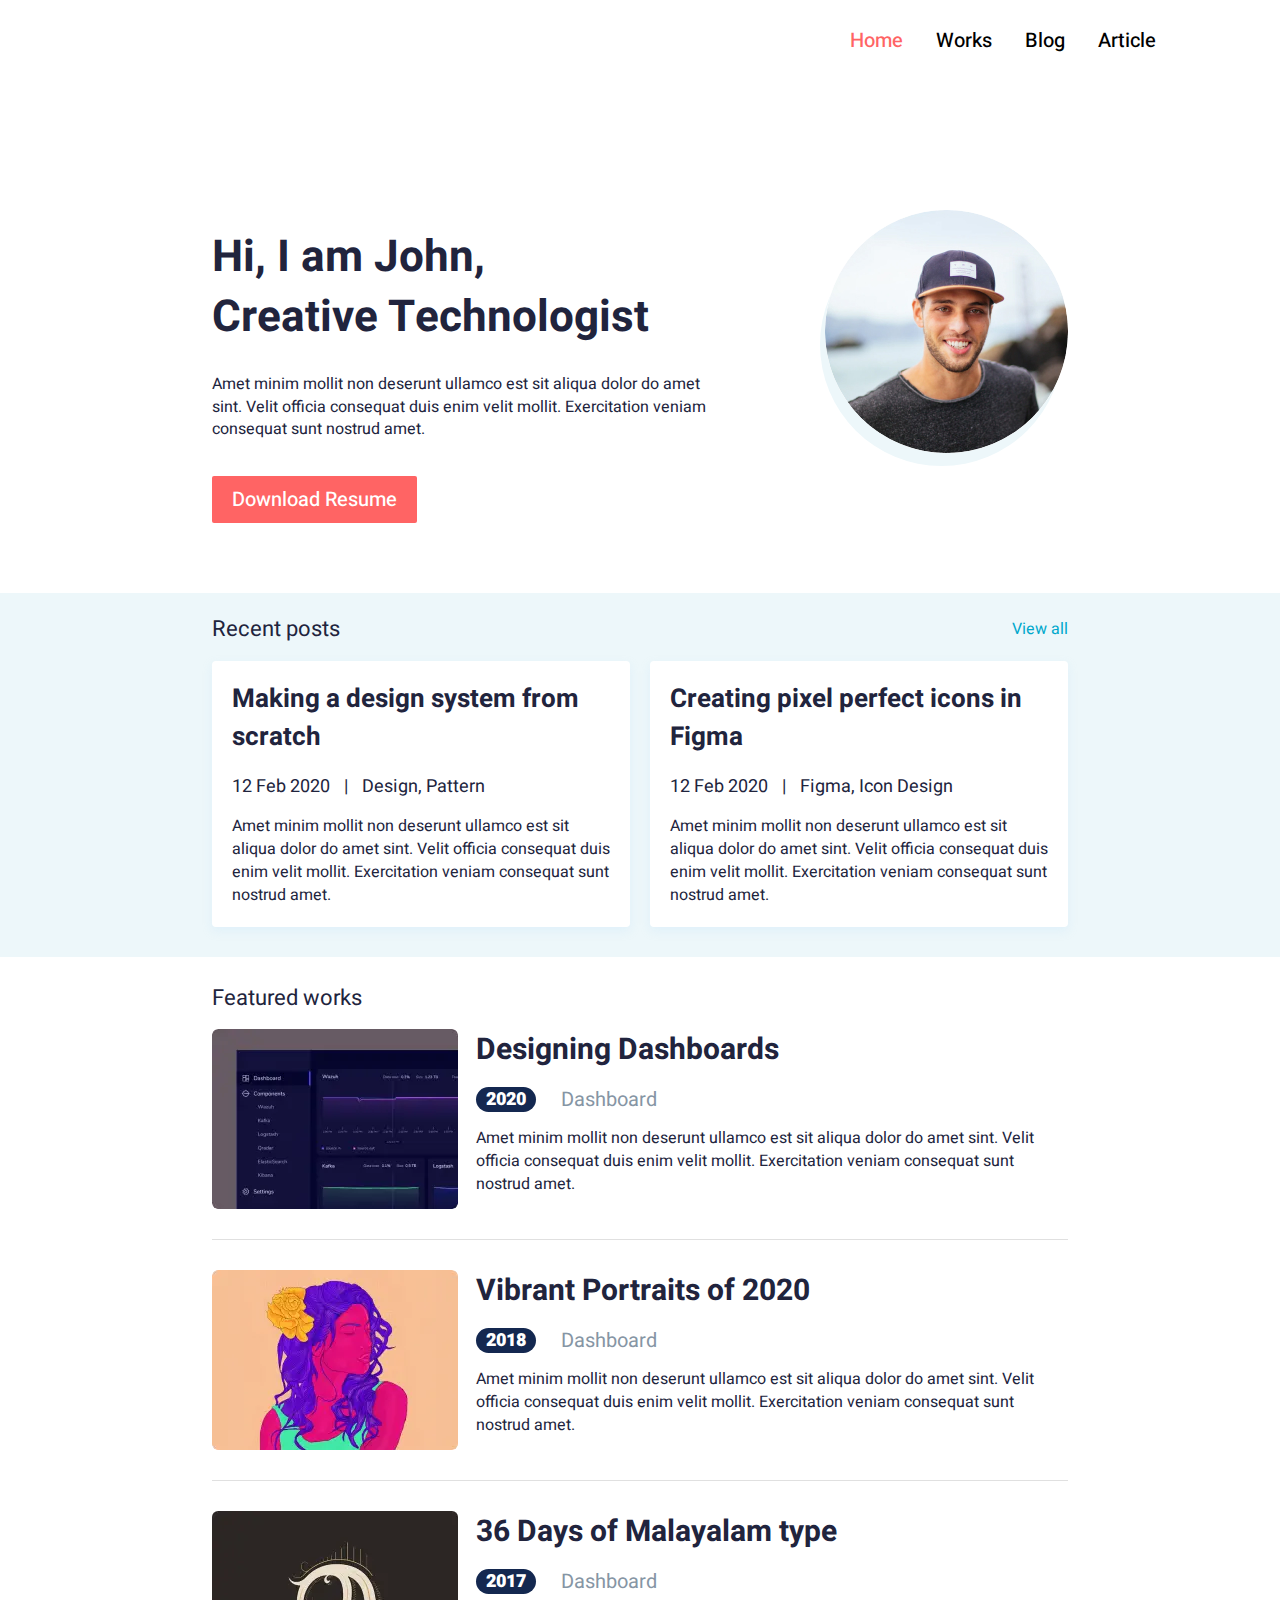
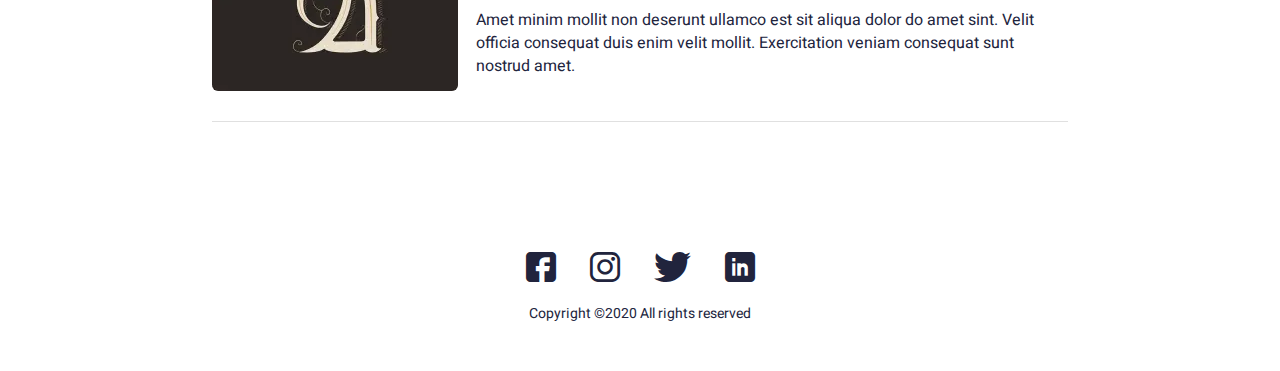
<file: index.html>
<!DOCTYPE html>
<html lang="ru">

<head>
	<title>MyHomePage</title>
	<meta charset="UTF-8">
	<meta name="format-detection" content="telephone=no">
	<link rel="stylesheet" href="css/style.css">
	<link rel="shortcut icon" href="favicon.ico">
	<!-- <meta name="robots" content="noindex, nofollow"> -->
	<!-- <meta name="viewport" content="width=device-width, initial-scale=1.0, maximum-scale=1.0, user-scalable=0"> -->
	<meta name="viewport" content="width=device-width, initial-scale=1.0">
</head>

<body>
	<div class="wrapper">
		<header class="header">
			<div class="header__content">
				<div class="header__menu menu">
					<div class="menu__icon icon-menu">
						<span></span>
						<span></span>
						<span></span>
					</div>
					<nav class="menu__body">
						<ul class="menu__list">
							<li><a href="/index.html" class="menu__link _active">Home</a></li>
							<li><a href="/works.html" class="menu__link ">Works</a></li>
							<li><a href="/blog.html" class="menu__link ">Blog</a></li>
							<li><a href="/article.html" class="menu__link ">Article</a></li>
						</ul>
					</nav>
				</div>
			</div>
		</header>
		<main class="page">
			<section class="hello">
				<div class="hello__container _container">
					<div class="hello__content">
						<h1 class="hello__title title">Hi, I am John,<br>Creative Technologist</h1>
						<div class="hello__text text">
							Amet minim mollit non deserunt ullamco est sit aliqua dolor do amet sint. Velit officia consequat
							duis enim velit mollit. Exercitation veniam consequat sunt nostrud amet.
						</div>
						<a href="" class="hello__btn btn">Download Resume</a>
					</div>
					<img class="hello__avatar" src="img/Avatar1.jpg" alt="">
				</div>
			</section>
			<section class="recent-posts">
				<div class="recent-posts__container _container">
					<div class="recent-posts__header">
						<div class="recent-posts__title title-posts">Recent posts</div>
						<a href="" class="recent-posts__view-all">View all</a>
					</div>
					<div class="recent-posts__items">
						<div class="recent-posts__column">
							<article class="recent-posts__item recent-post">
								<a href="" class="recent-post__title">Making a design system from scratch</a>
								<div class="recent-post__info">12 Feb 2020 <span>|</span> Design, Pattern</div>
								<div class="recent-post__text text">
									Amet minim mollit non deserunt ullamco est sit aliqua dolor do amet sint. Velit officia
									consequat duis enim velit mollit. Exercitation veniam consequat sunt nostrud amet.
								</div>
							</article>
						</div>
						<div class="recent-posts__column">
							<article class="recent-posts__item recent-post">
								<a href="" class="recent-post__title">Creating pixel perfect icons in Figma</a>
								<div class="recent-post__info">12 Feb 2020 <span>|</span> Figma, Icon Design</div>
								<div class="recent-post__text text">
									Amet minim mollit non deserunt ullamco est sit aliqua dolor do amet sint. Velit officia
									consequat duis enim velit mollit. Exercitation veniam consequat sunt nostrud amet.
								</div>
							</article>
						</div>
					</div>
				</div>
			</section>
			<section class="featured-works">
				<div class="featured-works__container _container">
					<div class="featured-works__title title-posts">Featured works</div>
					<div class="featured-works__items works">
						<article class="works__item">
							<a href="" class="works__image _ibg">
								<picture>
									<source srcset="img/works/01.webp" type="image/webp"><img src="img/works/01.jpg"
										alt="Work #1">
								</picture>
							</a>
							<div class="works__body">
								<a href="" class="works__title">Designing Dashboards</a>
								<div class="works__info">
									<div class="works__year">2020</div>
									<div class="works__category">Dashboard</div>
								</div>
								<div class="works__text text">
									Amet minim mollit non deserunt ullamco est sit aliqua dolor do amet sint. Velit officia
									consequat duis enim velit mollit. Exercitation veniam consequat sunt nostrud amet.
								</div>
							</div>
						</article>
						<article class="works__item">
							<a href="" class="works__image _ibg">
								<picture>
									<source srcset="img/works/02.webp" type="image/webp"><img src="img/works/02.jpg"
										alt="Work #1">
								</picture>
							</a>
							<div class="works__body">
								<a href="" class="works__title">Vibrant Portraits of 2020</a>
								<div class="works__info">
									<div class="works__year">2018</div>
									<div class="works__category">Dashboard</div>
								</div>
								<div class="works__text text">
									Amet minim mollit non deserunt ullamco est sit aliqua dolor do amet sint. Velit officia
									consequat duis enim velit mollit. Exercitation veniam consequat sunt nostrud amet.
								</div>
							</div>
						</article>
						<article class="works__item">
							<a href="" class="works__image _ibg">
								<picture>
									<source srcset="img/works/03.webp" type="image/webp"><img src="img/works/03.jpg"
										alt="Work #1">
								</picture>
							</a>
							<div class="works__body">
								<a href="" class="works__title">36 Days of Malayalam type</a>
								<div class="works__info">
									<div class="works__year">2017</div>
									<div class="works__category">Dashboard</div>
								</div>
								<div class="works__text text">
									Amet minim mollit non deserunt ullamco est sit aliqua dolor do amet sint. Velit officia
									consequat duis enim velit mollit. Exercitation veniam consequat sunt nostrud amet.
								</div>
							</div>
						</article>
					</div>
				</div>
			</section>
		</main>
		<footer class="footer">
			<div class="footer__content _container">
				<div class="footer__social social">
					<a href="" class="social__item _icon-fb"></a>
					<a href="" class="social__item _icon-insta"></a>
					<a href="" class="social__item _icon-twitter"></a>
					<a href="" class="social__item _icon-linkedin"></a>
				</div>
				<div class="footer__copy">Copyright ©2020 All rights reserved</div>
			</div>
		</footer>
	</div>
	<script src="js/vendors.min.js"></script>
	<script src="js/app.min.js"></script>
</body>

</html>
</file>
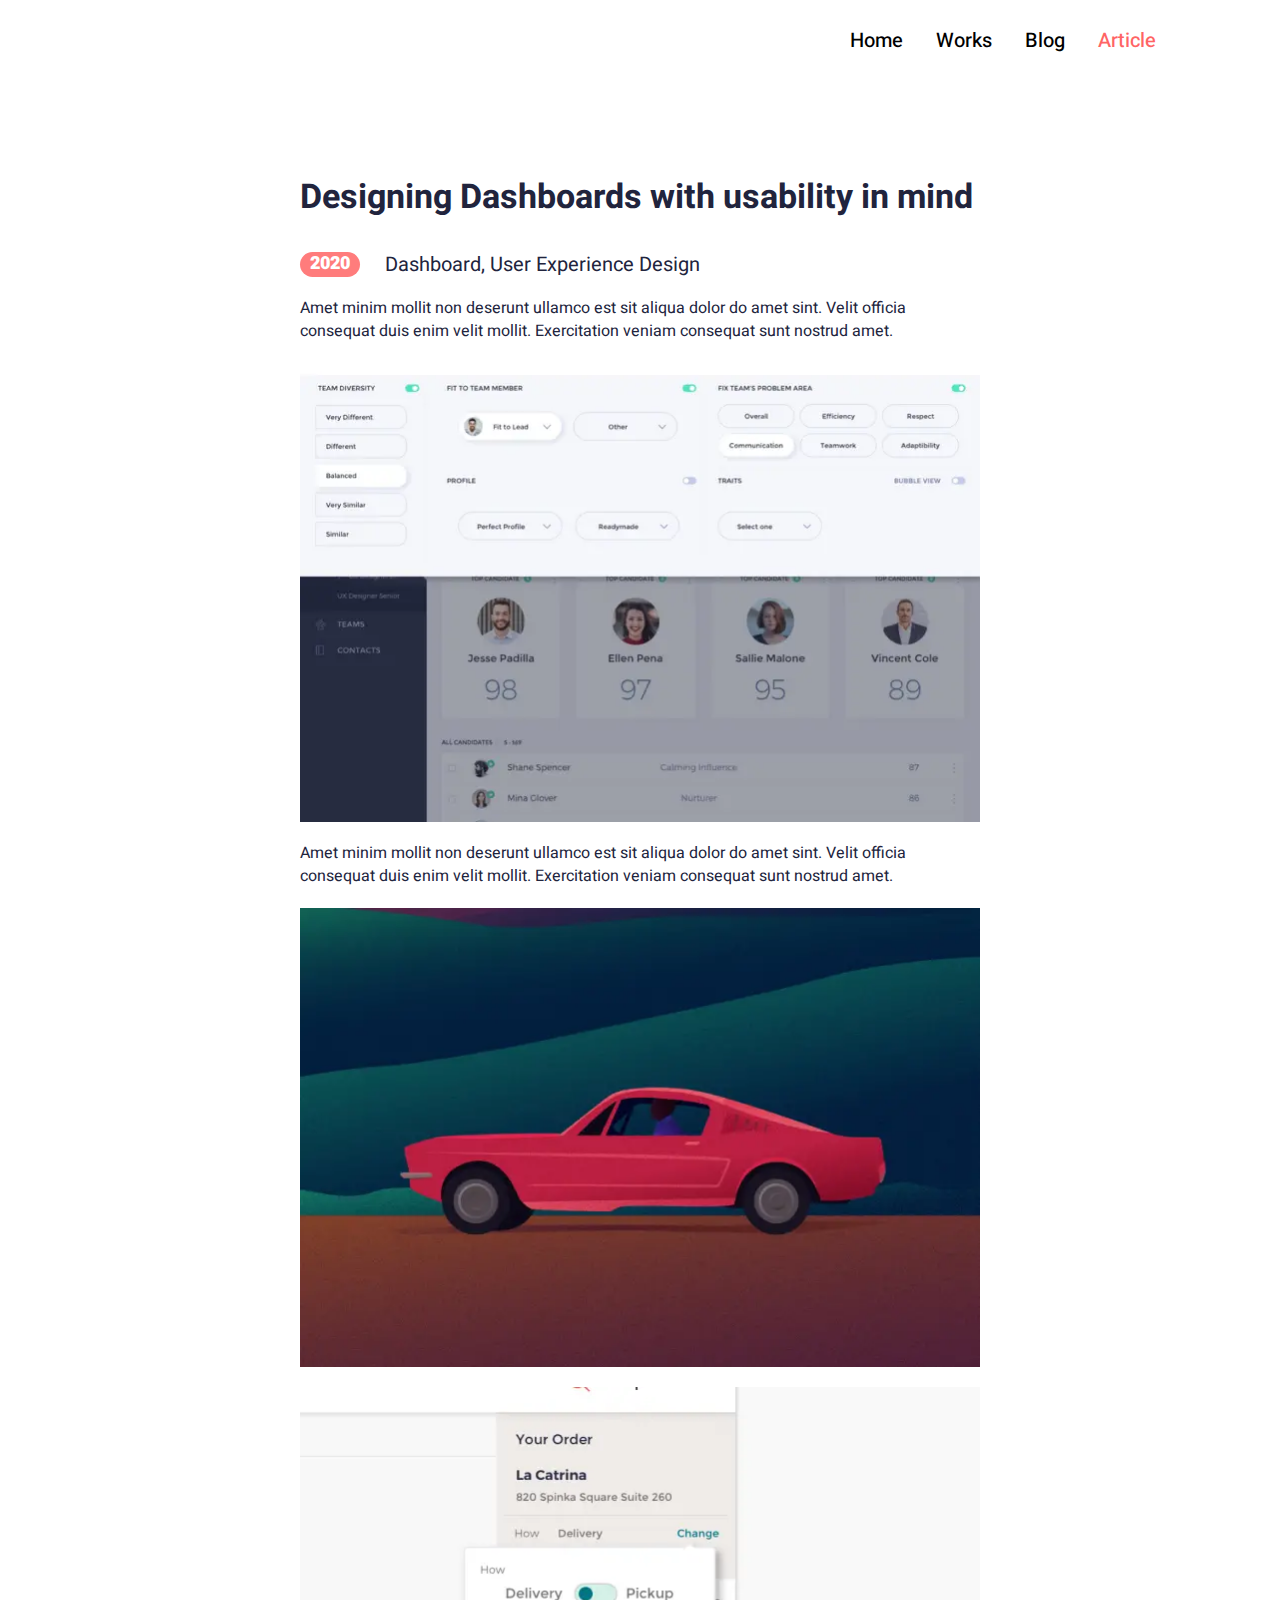
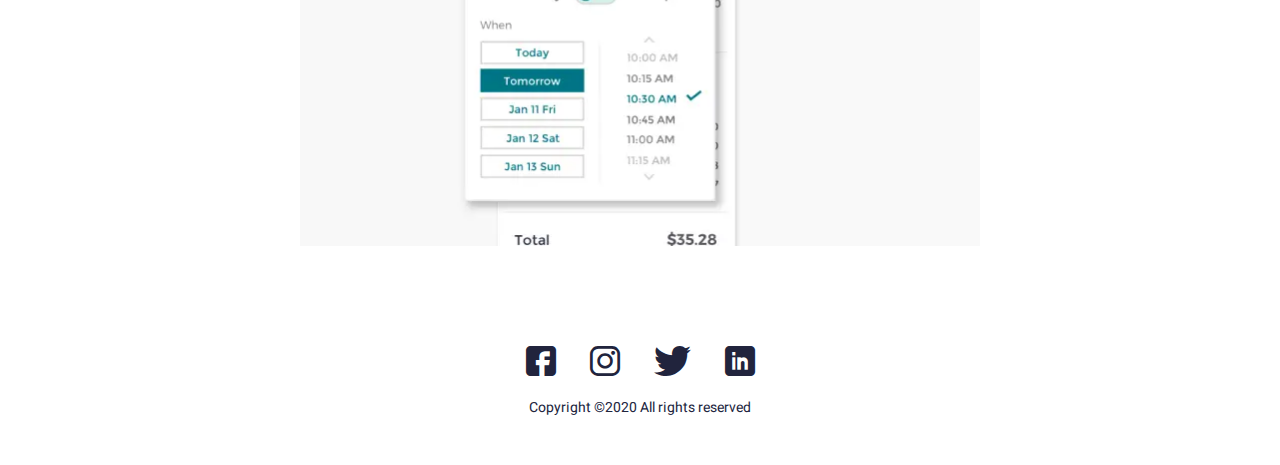
<file: article.html>
<!DOCTYPE html>
<html lang="ru">

<head>
	<title>Article</title>
	<meta charset="UTF-8">
	<meta name="format-detection" content="telephone=no">
	<link rel="stylesheet" href="css/style.css">
	<link rel="shortcut icon" href="favicon.ico">
	<!-- <meta name="robots" content="noindex, nofollow"> -->
	<!-- <meta name="viewport" content="width=device-width, initial-scale=1.0, maximum-scale=1.0, user-scalable=0"> -->
	<meta name="viewport" content="width=device-width, initial-scale=1.0">
</head>

<body>
	<div class="wrapper">
		<header class="header">
			<div class="header__content">
				<div class="header__menu menu">
					<div class="menu__icon icon-menu">
						<span></span>
						<span></span>
						<span></span>
					</div>
					<nav class="menu__body">
						<ul class="menu__list">
							<li><a href="/index.html" class="menu__link ">Home</a></li>
							<li><a href="/works.html" class="menu__link">Works</a></li>
							<li><a href="/blog.html" class="menu__link ">Blog</a></li>
							<li><a href="/article.html" class="menu__link _active">Article</a></li>
						</ul>
					</nav>
				</div>
			</div>
		</header>
		<main class="page">
			<div class="article">
				<h1 class="article__title">Designing Dashboards with usability in mind</h1>
				<div class="article__info">
					<div class="article__year">2020</div>
					<div class="article__category">Dashboard, User Experience Design</div>
				</div>
				<div class="article__text">
					<p>
						Amet minim mollit non deserunt ullamco est sit aliqua dolor do amet sint. Velit officia consequat duis
						enim velit mollit. Exercitation veniam consequat sunt nostrud amet.
					</p>
					<picture>
						<source srcset="img/article/01.webp" type="image/webp"><img src="img/article/01.jpg" alt="">
					</picture>
					<p>
						Amet minim mollit non deserunt ullamco est sit aliqua dolor do amet sint. Velit officia consequat duis
						enim velit mollit. Exercitation veniam consequat sunt nostrud amet.
					</p>
					<picture>
						<source srcset="img/article/02.webp" type="image/webp"><img src="img/article/02.jpg" alt="">
					</picture>
					<picture>
						<source srcset="img/article/03.webp" type="image/webp"><img src="img/article/03.jpg" alt="">
					</picture>
				</div>
			</div>
		</main>
		<footer class="footer">
			<div class="footer__content _container">
				<div class="footer__social social">
					<a href="" class="social__item _icon-fb"></a>
					<a href="" class="social__item _icon-insta"></a>
					<a href="" class="social__item _icon-twitter"></a>
					<a href="" class="social__item _icon-linkedin"></a>
				</div>
				<div class="footer__copy">Copyright ©2020 All rights reserved</div>
			</div>
		</footer>
	</div>
	<script src="js/vendors.min.js"></script>
	<script src="js/app.min.js"></script>
</body>

</html>
</file>
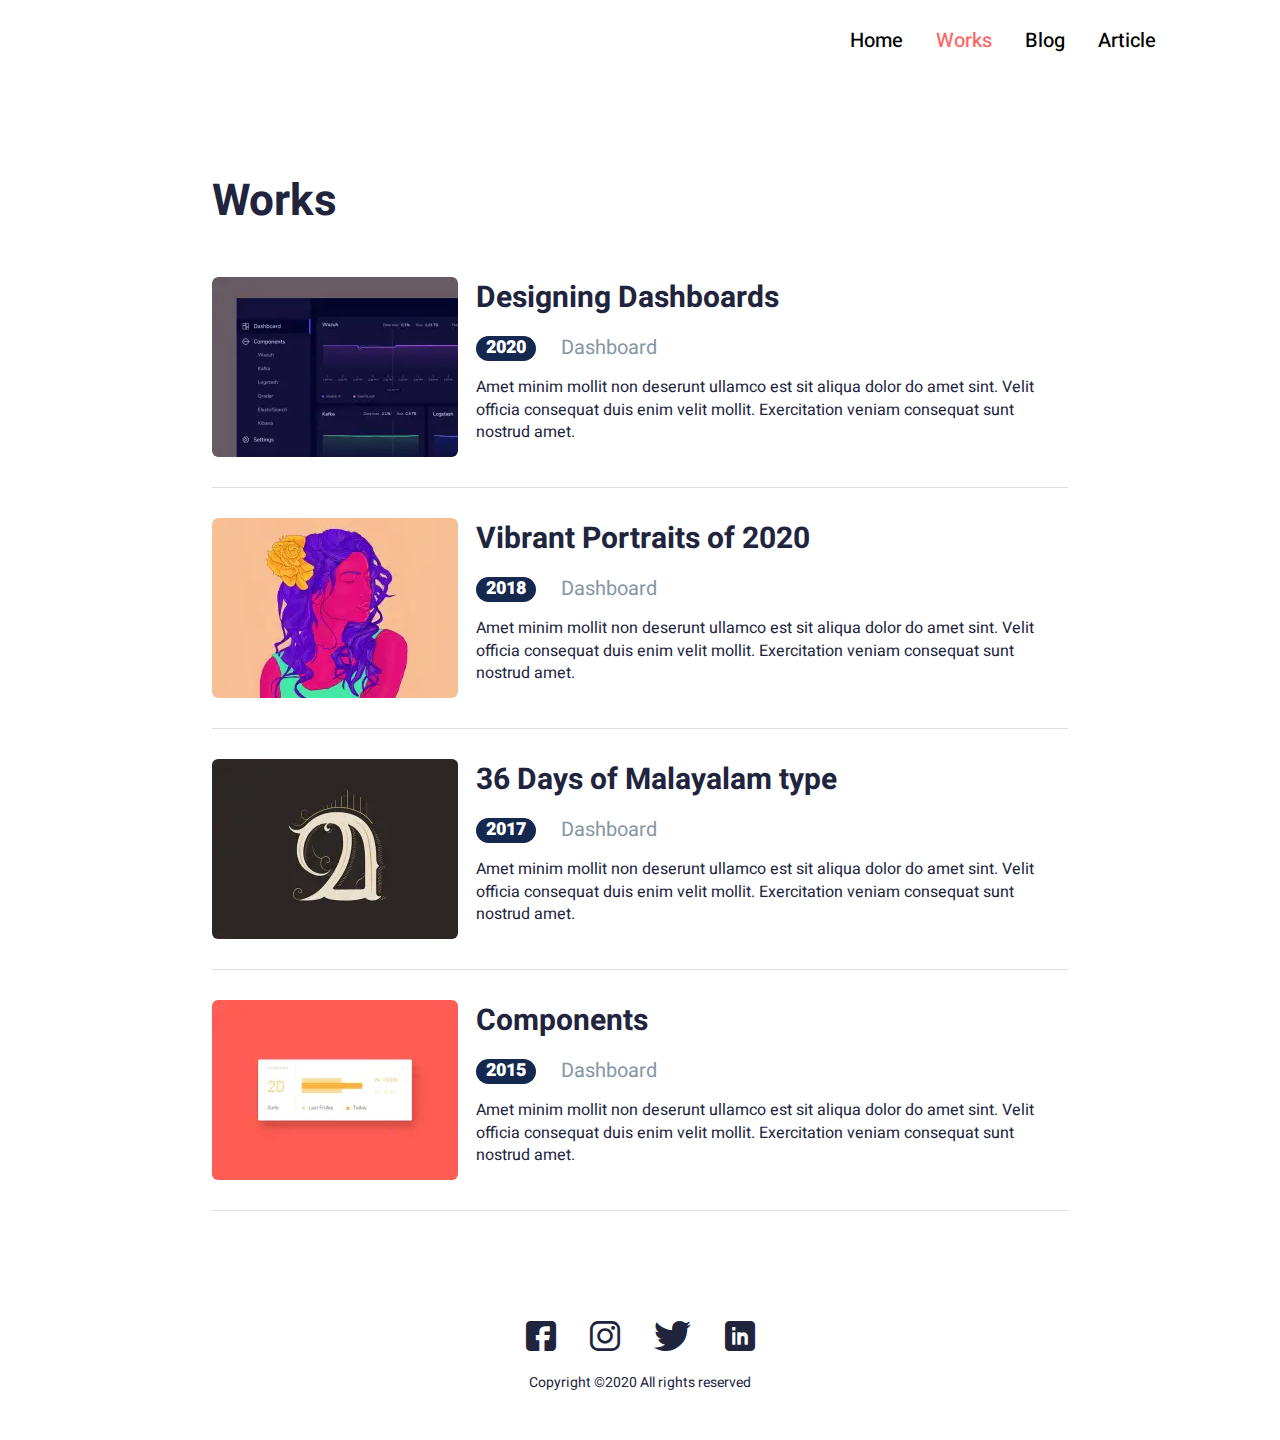
<file: works.html>
<!DOCTYPE html>
<html lang="ru">

<head>
	<title>Works</title>
	<meta charset="UTF-8">
	<meta name="format-detection" content="telephone=no">
	<link rel="stylesheet" href="css/style.css">
	<link rel="shortcut icon" href="favicon.ico">
	<!-- <meta name="robots" content="noindex, nofollow"> -->
	<!-- <meta name="viewport" content="width=device-width, initial-scale=1.0, maximum-scale=1.0, user-scalable=0"> -->
	<meta name="viewport" content="width=device-width, initial-scale=1.0">
</head>

<body>
	<div class="wrapper">
		<header class="header">
			<div class="header__content">
				<div class="header__menu menu">
					<div class="menu__icon icon-menu">
						<span></span>
						<span></span>
						<span></span>
					</div>
					<nav class="menu__body">
						<ul class="menu__list">
							<li><a href="/index.html" class="menu__link ">Home</a></li>
							<li><a href="/works.html" class="menu__link _active">Works</a></li>
							<li><a href="/blog.html" class="menu__link ">Blog</a></li>
							<li><a href="/article.html" class="menu__link ">Article</a></li>
						</ul>
					</nav>
				</div>
			</div>
		</header>
		<main class="page">
			<div class="works page__container _container">
				<h1 class="works__main-title title">Works</h1>
				<div class="works__items">
					<article class="works__item">
						<a href="" class="works__image _ibg">
							<picture>
								<source srcset="img/works/01.webp" type="image/webp"><img src="img/works/01.jpg" alt="Work #1">
							</picture>
						</a>
						<div class="works__body">
							<a href="" class="works__title">Designing Dashboards</a>
							<div class="works__info">
								<div class="works__year">2020</div>
								<div class="works__category">Dashboard</div>
							</div>
							<div class="works__text text">
								Amet minim mollit non deserunt ullamco est sit aliqua dolor do amet sint. Velit officia
								consequat duis enim velit mollit. Exercitation veniam consequat sunt nostrud amet.
							</div>
						</div>
					</article>
					<article class="works__item">
						<a href="" class="works__image _ibg">
							<picture>
								<source srcset="img/works/02.webp" type="image/webp"><img src="img/works/02.jpg" alt="Work #1">
							</picture>
						</a>
						<div class="works__body">
							<a href="" class="works__title">Vibrant Portraits of 2020</a>
							<div class="works__info">
								<div class="works__year">2018</div>
								<div class="works__category">Dashboard</div>
							</div>
							<div class="works__text text">
								Amet minim mollit non deserunt ullamco est sit aliqua dolor do amet sint. Velit officia
								consequat duis enim velit mollit. Exercitation veniam consequat sunt nostrud amet.
							</div>
						</div>
					</article>
					<article class="works__item">
						<a href="" class="works__image _ibg">
							<picture>
								<source srcset="img/works/03.webp" type="image/webp"><img src="img/works/03.jpg" alt="Work #1">
							</picture>
						</a>
						<div class="works__body">
							<a href="" class="works__title">36 Days of Malayalam type</a>
							<div class="works__info">
								<div class="works__year">2017</div>
								<div class="works__category">Dashboard</div>
							</div>
							<div class="works__text text">
								Amet minim mollit non deserunt ullamco est sit aliqua dolor do amet sint. Velit officia
								consequat duis enim velit mollit. Exercitation veniam consequat sunt nostrud amet.
							</div>
						</div>
					</article>
					<article class="works__item">
						<a href="" class="works__image _ibg">
							<picture>
								<source srcset="img/works/04.webp" type="image/webp"><img src="img/works/04.jpg" alt="Work #1">
							</picture>
						</a>
						<div class="works__body">
							<a href="" class="works__title">Components</a>
							<div class="works__info">
								<div class="works__year">2015</div>
								<div class="works__category">Dashboard</div>
							</div>
							<div class="works__text text">
								Amet minim mollit non deserunt ullamco est sit aliqua dolor do amet sint. Velit officia
								consequat duis enim velit mollit. Exercitation veniam consequat sunt nostrud amet.
							</div>
						</div>
					</article>
				</div>
			</div>
		</main>
		<footer class="footer">
			<div class="footer__content _container">
				<div class="footer__social social">
					<a href="" class="social__item _icon-fb"></a>
					<a href="" class="social__item _icon-insta"></a>
					<a href="" class="social__item _icon-twitter"></a>
					<a href="" class="social__item _icon-linkedin"></a>
				</div>
				<div class="footer__copy">Copyright ©2020 All rights reserved</div>
			</div>
		</footer>
	</div>
	<script src="js/vendors.min.js"></script>
	<script src="js/app.min.js"></script>
</body>

</html>
</file>
<file: css/style.css>
@charset "UTF-8";

@import url("https://fonts.googleapis.com/css?family=Heebo:regular,500,700,900&display=swap");

@font-face {
  font-family: "icons";
  font-display: swap;
  src: url("../fonts/icons.woff") format("woff"), url("../fonts/icons.woff2") format("woff2");
  font-weight: 400;
  font-style: normal;
}

@font-face {
  font-family: "icons";
  font-display: swap;
  src: url("../fonts/icons.woff") format("woff"), url("../fonts/icons.woff2#icons") format("woff2");
  font-weight: normal;
  font-style: normal;
  font-display: block;
}

[class^=_icon-]:before,
[class*=" _icon-"]:before {
  font-family: "icons";
  font-style: normal;
  font-weight: normal;
  font-variant: normal;
  text-transform: none;
  line-height: 1;
  -webkit-font-smoothing: antialiased;
  -moz-osx-font-smoothing: grayscale;
}

[class^=_icon-]:before,
[class*=" _icon-"]:before {
  display: block;
}

._icon-fb:before {
  content: "\e900";
}

._icon-insta:before {
  content: "\e901";
}

._icon-linkedin:before {
  content: "\e902";
}

._icon-twitter:before {
  content: "\e903";
}

* {
  padding: 0px;
  margin: 0px;
  border: 0px;
}

*,
*:before,
*:after {
  -webkit-box-sizing: border-box;
  box-sizing: border-box;
}

:focus,
:active {
  outline: none;
}

a:focus,
a:active {
  outline: none;
}

aside,
nav,
footer,
header,
section {
  display: block;
}

html,
body {
  height: 100%;
  min-width: 320px;
}

body {
  line-height: 1;
  font-family: "Heebo";
  -ms-text-size-adjust: 100%;
  -moz-text-size-adjust: 100%;
  -webkit-text-size-adjust: 100%;
}

input,
button,
textarea {
  font-family: "Heebo";
}

input::-ms-clear {
  display: none;
}

button {
  cursor: pointer;
}

button::-moz-focus-inner {
  padding: 0;
  border: 0;
}

a,
a:visited {
  text-decoration: none;
}

a:hover {
  text-decoration: none;
}

ul li {
  list-style: none;
}

img {
  vertical-align: top;
}

h1,
h2,
h3,
h4,
h5,
h6 {
  font-weight: inherit;
  font-size: inherit;
}

body {
  color: #21243d;
  font-size: 14px;
}

body._lock {
  overflow: hidden;
}

.wrapper {
  width: 100%;
  min-height: 100%;
  overflow: hidden;
  display: -webkit-box;
  display: -ms-flexbox;
  display: flex;
  -webkit-box-orient: vertical;
  -webkit-box-direction: normal;
      -ms-flex-direction: column;
          flex-direction: column;
}

._container {
  max-width: 856px;
  margin: 0 auto;
}

.btn {
  background-color: #ff6464;
  border-radius: 2px;
  font-weight: 500;
  font-size: 20px;
  color: #fff;
  line-height: 145%;
  height: 47px;
  display: -webkit-inline-box;
  display: -ms-inline-flexbox;
  display: inline-flex;
  -webkit-box-align: center;
      -ms-flex-align: center;
          align-items: center;
  -webkit-box-pack: center;
      -ms-flex-pack: center;
          justify-content: center;
  text-align: center;
  padding: 0px 20px;
  -webkit-transition: background-color 0.3s ease 0s;
  -o-transition: background-color 0.3s ease 0s;
  transition: background-color 0.3s ease 0s;
}

.btn._fw {
  width: 100%;
}

.select {
  position: relative;
}

.select__item {
  position: relative;
}

.select__title {
  color: #000;
  border: 1px solid #d9d9d9;
  background-color: #fff;
  cursor: pointer;
  border-radius: 4px;
}

.select__value {
  display: -webkit-box;
  display: -ms-flexbox;
  display: flex;
  font-size: 14px;
  height: 30px;
  padding: 0px 15px;
  -webkit-box-align: center;
      -ms-flex-align: center;
          align-items: center;
  -webkit-box-pack: justify;
      -ms-flex-pack: justify;
          justify-content: space-between;
  -webkit-box-orient: horizontal;
  -webkit-box-direction: reverse;
      -ms-flex-direction: row-reverse;
          flex-direction: row-reverse;
}

.select__value span {
  height: 1em;
  overflow: hidden;
  display: -webkit-box;
  -webkit-line-clamp: 1;
  -webkit-box-orient: vertical;
}

.select__value:before {
  content: "";
  display: inline-block;
  -webkit-transition: all 0.3s ease 0s;
  -o-transition: all 0.3s ease 0s;
  transition: all 0.3s ease 0s;
  width: 11px;
  height: 7px;
  background: url("../img/icons/select.svg") center/100% no-repeat;
}

.select__input {
  width: 100%;
  background-color: transparent;
  height: 100%;
}

.select__options {
  color: #000;
  display: none;
  position: absolute;
  top: 29px;
  border-radius: 0 0 4px 4px;
  min-width: 100%;
  left: 0;
  background-color: #fff;
  border-top: 0;
  border: 1px solid #d9d9d9;
  border-top: 0;
  font-size: 14px;
  padding: 10px 0px 5px 0px;
}

.select__option {
  cursor: pointer;
  padding: 5px 15px;
  margin: 0px 0px 0px 0px;
}

.select._active {
  z-index: 5;
}

.select._active .select__value:before {
  -webkit-transform: rotate(-180deg);
      -ms-transform: rotate(-180deg);
          transform: rotate(-180deg);
}

.select._active .select__options {
  display: block;
}

input[type=text],
input[type=email],
input[type=tel],
textarea {
  -webkit-appearance: none;
  -moz-appearance: none;
  appearance: none;
}

.input {
  border-radius: 0 !important;
  width: 100%;
  display: block;
  padding: 0px 20px;
}

textarea.input {
  resize: none;
  padding: 0px 0px;
}

.checkbox {
  position: relative;
}

.checkbox__input {
  position: absolute;
  width: 0;
  height: 0;
  opacity: 0;
  visibility: hidden;
}

.checkbox__input:checked + .checkbox__text:before {
  background: #fff url("../img/icons/check.svg") center no-repeat;
}

.checkbox__text {
  display: -webkit-inline-box;
  display: -ms-inline-flexbox;
  display: inline-flex;
  -webkit-box-align: center;
      -ms-flex-align: center;
          align-items: center;
  position: relative;
  font-size: 16px;
  color: #ffffff;
  letter-spacing: -0.3px;
  line-height: 1.25;
  cursor: pointer;
}

.checkbox__text:before {
  content: "";
  -ms-flex-item-align: start;
      align-self: flex-start;
  margin: 0px 14px 0px 0px;
  -webkit-box-flex: 0;
      -ms-flex: 0 0 20px;
          flex: 0 0 20px;
  left: 0;
  top: 0;
  width: 20px;
  height: 18px;
  background: #fff;
  border: 1px solid #a7a9ac;
}

.checkbox a {
  color: #fff;
  text-decoration: underline;
}

.checkbox._error .checkbox__text:before {
  border: 1px solid #ee1212;
}

.options {
  display: -webkit-box;
  display: -ms-flexbox;
  display: flex;
  -webkit-box-orient: vertical;
  -webkit-box-direction: normal;
      -ms-flex-direction: column;
          flex-direction: column;
  -webkit-box-align: start;
      -ms-flex-align: start;
          align-items: flex-start;
}

.options__item {
  position: relative;
  cursor: pointer;
}

.options__input {
  position: absolute;
  width: 0;
  height: 0;
  opacity: 0;
  left: 0;
  top: 0;
  visibility: hidden;
}

.options__input:checked + .options__text:after {
  -webkit-transform: scale(1);
      -ms-transform: scale(1);
          transform: scale(1);
}

.options__text {
  display: -webkit-inline-box;
  display: -ms-inline-flexbox;
  display: inline-flex;
  -webkit-box-align: center;
      -ms-flex-align: center;
          align-items: center;
  position: relative;
  font-size: 16px;
  color: #ffffff;
  letter-spacing: -0.3px;
  line-height: 1.25;
}

.options__text:before {
  content: "";
  -ms-flex-item-align: start;
      align-self: flex-start;
  margin: 0px 14px 0px 0px;
  -webkit-box-flex: 0;
      -ms-flex: 0 0 20px;
          flex: 0 0 20px;
  left: 0;
  top: 0;
  border-radius: 50%;
  width: 20px;
  height: 18px;
  background: #fff;
  border: 1px solid #a7a9ac;
}

.options__text:after {
  content: "";
  -webkit-transition: all 0.3s ease 0s;
  -o-transition: all 0.3s ease 0s;
  transition: all 0.3s ease 0s;
  -webkit-transform: scale(0);
      -ms-transform: scale(0);
          transform: scale(0);
  width: 10px;
  height: 10px;
  border-radius: 50%;
  background-color: #77243a;
  position: absolute;
  left: 5px;
  top: 4px;
}

.rating-block {
  display: table;
  font-size: 0;
}

.rating {
  display: inline-block;
  position: relative;
  vertical-align: middle;
}

.rating.edit .star {
  cursor: pointer;
}

.rating .star {
  width: 17px;
  height: 14px;
  display: inline-block;
  position: relative;
  z-index: 3;
}

.rating__line {
  position: absolute;
  width: 85px;
  height: 14px;
  top: 0;
  left: 0;
  background: url("../img/icons/bg_rating.svg") 0 0 no-repeat;
  z-index: 1;
  background-size: 85px 100%;
}

.rating__activeline {
  position: absolute;
  width: 0px;
  height: 14px;
  top: 0;
  left: 0;
  background: url("../img/icons/bg_rating_active.svg") 0 0 no-repeat;
  z-index: 2;
  background-size: 85px 100%;
}

.rating__value {
  display: inline-block;
  color: #1b3139;
  font-size: 14px;
  line-height: 13px;
  vertical-align: middle;
}

.quantity {
  width: 88px;
  height: 40px;
  display: -webkit-box;
  display: -ms-flexbox;
  display: flex;
  border: 1px solid rgba(166, 166, 166, 0.45);
}

.quantity__button {
  -webkit-box-flex: 0;
      -ms-flex: 0 0 30px;
          flex: 0 0 30px;
  position: relative;
  cursor: pointer;
}

.quantity__button::before,
.quantity__button::after {
  content: "";
  position: absolute;
  top: 50%;
  left: 50%;
  -webkit-transition: all 0.3s ease 0s;
  -o-transition: all 0.3s ease 0s;
  transition: all 0.3s ease 0s;
  margin: 0px 0px 0px -4.5px;
  background-color: #a6a6a6;
  width: 9px;
  height: 1px;
}

.quantity__button_plus::before {
  -webkit-transform: rotate(-90deg);
      -ms-transform: rotate(-90deg);
          transform: rotate(-90deg);
}

.quantity__input {
  -webkit-box-flex: 1;
      -ms-flex: 1 1 auto;
          flex: 1 1 auto;
}

.quantity__input input {
  height: 100%;
  color: #a6a6a6;
  font-size: 12px;
  width: 100%;
  text-align: center;
}

.title {
  font-size: 44px;
  font-weight: 700;
  color: #21243d;
  line-height: 136.3636363636%;
}

.text,
.article__text p {
  font-size: 16px;
  line-height: 143.75%;
  color: #21243d;
}

.title-posts {
  font-size: 22px;
}

.row:after {
  display: block;
  content: "";
  clear: both;
}

.rub:after {
  content: "₽";
}

ol.counter {
  list-style-type: none;
  counter-reset: item;
}

ol.counter li {
  position: relative;
  padding: 0px 0px 0px 45px;
}

ol.counter li:before {
  counter-increment: item;
  content: counter(item);
  position: absolute;
  left: 0;
  top: 0;
  color: #818181;
  font-size: 14px;
  font-weight: 700;
  text-align: center;
  line-height: 26px;
  border-radius: 50%;
  width: 28px;
  height: 28px;
  border: 1px solid #4274bb;
}

.ellipsis {
  display: block;
  overflow: hidden;
  width: 100%;
  white-space: nowrap;
  -o-text-overflow: ellipsis;
     text-overflow: ellipsis;
}

.es {
  overflow: hidden;
  white-space: nowrap;
  -o-text-overflow: ellipsis;
     text-overflow: ellipsis;
}

.table {
  display: table;
  font-size: 0;
  width: 100%;
}

.trow {
  display: table-row;
}

.cell {
  display: table-cell;
}

.cell.full {
  width: 100%;
}

._ibg {
  position: relative;
}

._ibg img {
  position: absolute;
  width: 100%;
  height: 100%;
  top: 0;
  left: 0;
  -o-object-fit: cover;
     object-fit: cover;
}

body.ie ._ibg {
  background-position: center;
  background-size: cover;
  background-repeat: no-repeat;
}

body.ie ._ibg img {
  width: 0;
  height: 0;
  opacity: 0;
  visibility: hidden;
}

.video {
  position: relative;
  overflow: hidden;
  height: 0;
  padding-bottom: 56.25%;
}

.video video,
.video iframe,
.video object,
.video embed {
  position: absolute;
  top: 0;
  left: 0;
  width: 100%;
  height: 100%;
}

.videobg video,
.videobg iframe,
.videobg object,
.videobg embed {
  position: fixed;
  top: 50%;
  left: 50%;
  min-width: 100%;
  min-height: 100%;
  width: auto;
  height: auto;
  z-index: -100;
  -webkit-transform: translateX(-50%) translateY(-50%);
      -ms-transform: translateX(-50%) translateY(-50%);
          transform: translateX(-50%) translateY(-50%);
  background-size: cover;
}

._more-content {
  -webkit-transition: all 0.3s ease 0s;
  -o-transition: all 0.3s ease 0s;
  transition: all 0.3s ease 0s;
  overflow: hidden;
}

._more-link {
  cursor: pointer;
}

._more-link span {
  font-style: normal;
}

._more-link span:first-child {
  display: block;
}

._more-link span:last-child {
  display: none;
}

._more-link._active span {
  font-style: normal;
}

._more-link._active span:first-child {
  display: none;
}

._more-link._active span:last-child {
  display: block;
}

#map {
  background: url("../img/icons/loading.gif") center/50px no-repeat;
}

._swiper {
  overflow: hidden;
}

._swiper .swiper-wrapper {
  width: 100%;
  height: 100%;
  -webkit-box-sizing: content-box;
          box-sizing: content-box;
  display: -webkit-box;
  display: -ms-flexbox;
  display: flex;
  position: relative;
}

._swiper.swiper-container-vertical .swiper-wrapper {
  -webkit-box-orient: vertical;
  -webkit-box-direction: normal;
      -ms-flex-direction: column;
          flex-direction: column;
}

._swiper.swiper-container-autoheight .swiper-wrapper {
  -webkit-box-align: start;
      -ms-flex-align: start;
          align-items: flex-start;
}

.swiper-container-initialized .swiper-slide {
  -ms-flex-negative: 0;
      flex-shrink: 0;
}

.swiper-container-android .swiper-slide,
.swiper-container-android .swiper-wrapper {
  -webkit-transform: translate3d(0px, 0, 0);
          transform: translate3d(0px, 0, 0);
}

.swiper-button-lock {
  display: none !important;
}

._tabs-block {
  display: none;
}

._tabs-block._active {
  display: block;
}

.mirror {
  -webkit-transform: scale(-1, 1);
      -ms-transform: scale(-1, 1);
          transform: scale(-1, 1);
}

.nicescroll-rails {
  z-index: 1000 !important;
}

._custom-scroll {
  position: fixed;
  right: 0;
  top: 0;
  width: 3px;
  height: 100%;
  z-index: 1000;
}

._custom-scroll__line {
  background-color: rgba(0, 0, 0, 0.5);
  border-radius: 3px 0 0 3px;
  position: relative;
  left: 0;
  top: 0;
  width: 100%;
}

.popup {
  -webkit-overflow-scrolling: touch;
  position: fixed;
  top: 0px;
  left: 0px;
  z-index: 100;
  padding: 30px 10px;
  width: 100%;
  height: 100%;
  visibility: hidden;
  -webkit-transition: visibility 0.8s ease 0s;
  -o-transition: visibility 0.8s ease 0s;
  transition: visibility 0.8s ease 0s;
}

.popup::before {
  content: "";
  background-color: rgba(0, 0, 0, 0.9);
  position: fixed;
  width: 100%;
  height: 100%;
  top: 0;
  left: 0;
  opacity: 0;
  -webkit-transition: opacity 0.8s ease 0s;
  -o-transition: opacity 0.8s ease 0s;
  transition: opacity 0.8s ease 0s;
}

.popup.show {
  visibility: visible;
  overflow: auto;
}

.popup.show::before {
  opacity: 1;
}

.popup.show .popup__body {
  -webkit-transform: scale(1);
      -ms-transform: scale(1);
          transform: scale(1);
}

.popup._active {
  visibility: visible;
  overflow: auto;
}

.popup._active::before {
  opacity: 1;
}

.popup._active .popup__body {
  -webkit-transition: all 0.3s ease 0.2s;
  -o-transition: all 0.3s ease 0.2s;
  transition: all 0.3s ease 0.2s;
  -webkit-transform: scale(1);
      -ms-transform: scale(1);
          transform: scale(1);
}

.popup__content {
  display: -webkit-box;
  display: -ms-flexbox;
  display: flex;
  -webkit-box-orient: vertical;
  -webkit-box-direction: normal;
      -ms-flex-direction: column;
          flex-direction: column;
  -webkit-box-align: center;
      -ms-flex-align: center;
          align-items: center;
  min-height: 100%;
  -webkit-box-flex: 1;
      -ms-flex: 1 1 auto;
          flex: 1 1 auto;
  width: 100%;
  display: flex;
  -webkit-box-pack: center;
      -ms-flex-pack: center;
          justify-content: center;
  align-items: center;
}

.popup__body {
  -webkit-transform: scale(0);
      -ms-transform: scale(0);
          transform: scale(0);
  -webkit-transition: all 0.3s ease 0s;
  -o-transition: all 0.3s ease 0s;
  transition: all 0.3s ease 0s;
  background-color: #fff;
  padding: 50px;
  width: 100%;
  max-width: 800px;
}

.popup__close {
  width: 15px;
  height: 15px;
  position: absolute;
  top: 0px;
  right: 0px;
  cursor: pointer;
  z-index: 30;
  background: url("../img/icons/close.svg") 0 0 no-repeat;
}

.header {
  position: relative;
  z-index: 100;
}

.header__content {
  max-width: 1052px;
  padding: 0px 10px;
  margin: 0px auto;
}

.header__menu {
  padding: 10px 0;
  height: 82px;
  -webkit-box-align: center;
      -ms-flex-align: center;
          align-items: center;
  display: -webkit-box;
  display: -ms-flexbox;
  display: flex;
  -webkit-box-pack: end;
      -ms-flex-pack: end;
          justify-content: flex-end;
}

.menu__list li {
  margin: 0px 0px 30px 0px;
}

.menu__list li:last-child {
  margin: 0px 0px 0px 0px;
}

.menu__link {
  font-size: 20px;
  font-weight: 500;
  color: #000;
  -webkit-transition: color 0.3s ease 0s;
  -o-transition: color 0.3s ease 0s;
  transition: color 0.3s ease 0s;
}

.menu__link._active {
  color: #ff6464;
}

.icon-menu {
  display: none;
}

.footer {
  text-align: center;
  padding: 50px 0;
}

.footer__social {
  margin: 0px 0px 25px 0px;
}

.hello {
  padding: 38px 0px 70px 0px;
}

.hello__container {
  display: -webkit-box;
  display: -ms-flexbox;
  display: flex;
}

.hello__content {
  -webkit-box-align: start;
      -ms-flex-align: start;
          align-items: flex-start;
  padding: 18px 110px 0px 0px;
  -webkit-box-flex: 1;
      -ms-flex: 1 1 auto;
          flex: 1 1 auto;
}

.hello__content *:last-child {
  margin-bottom: 0;
}

.hello__title {
  margin: 0px 0px 25px 0px;
}

.hello__text {
  margin: 0px 0px 35px 0px;
}

.hello__btn {
  margin: 0px 0px 25px 0px;
}

.hello__avatar {
  -webkit-box-flex: 0;
  -ms-flex: 0 0 243px;
  flex: 0 0 243px;
  height: 243px;
  position: relative;
  border-radius: 50%;
  -webkit-box-shadow: -5px 13px 0px 0px #edf7fa;
  box-shadow: -5px 13px 0px 0px #edf7fa;

}

.hello__avatar img {
  max-width: 100%;
}

.recent-posts {
  background: #edf7fa;
  padding: 25px 0px 13px 0px;
}

.recent-posts__header {
  display: -webkit-box;
  display: -ms-flexbox;
  display: flex;
  margin: 0px 0px 20px 0px;
}

.recent-posts__title {
  padding: 0px 20px 0px 0px;
  -webkit-box-flex: 1;
      -ms-flex: 1 1 auto;
          flex: 1 1 auto;
}

.recent-posts__view-all {
  -webkit-box-flex: 0;
      -ms-flex: 0 0 auto;
          flex: 0 0 auto;
  font-size: 16px;
  line-height: 23px;
  color: #00a8cc;
}

.recent-posts__items {
  margin: 0px -10px;
}

.recent-posts__column {
  -webkit-box-flex: 0;
      -ms-flex: 0 1 50%;
          flex: 0 1 50%;
  padding: 0px 10px;
  margin: 0px 0px 17px 0px;
}

.recent-post {
  height: 100%;
  background-color: #fff;
  -webkit-box-shadow: 0px 4px 10px rgba(187, 225, 250, 0.25);
          box-shadow: 0px 4px 10px rgba(187, 225, 250, 0.25);
  border-radius: 4px;
  padding: 20px;
}

.recent-post *:last-child {
  margin-bottom: 0;
}

.recent-post__title {
  display: inline-block;
  color: inherit;
  font-size: 26px;
  font-weight: 700;
  line-height: 146.1538461538%;
  -webkit-transition: color 0.3s ease 0s;
  -o-transition: color 0.3s ease 0s;
  transition: color 0.3s ease 0s;
  margin: 0px 0px 17px 0px;
}

.recent-post__info {
  margin: 0px 0px 15px 0px;
  font-size: 18px;
  line-height: 144.4444444444%;
}

.recent-post__info span {
  margin: 0px 10px;
}

.recent-post__text {
  margin: 0px 0px 15px 0px;
}

.featured-works {
  padding: 30px 0px 80px 0px;
}

.featured-works__title {
  margin: 0px 0px 20px 0px;
}

.works__items {
  padding: 0px 0px 60px 0px;
}

.works__main-title {
  margin: 0px 0px 45px 0px;
}

.works__item {
  padding: 0px 0px 30px 0px;
  margin: 0px 0px 30px 0px;
  border-bottom: 1px solid #e0e0e0;
}

.works__item:last-child {
  margin-bottom: 0;
}

.works__image {
  -webkit-box-flex: 0;
      -ms-flex: 0 0 246px;
          flex: 0 0 246px;
  display: block;
  border-radius: 6px;
  min-height: 180px;
  overflow: hidden;
}

.works__body {
  -webkit-box-flex: 1;
      -ms-flex: 1 1 auto;
          flex: 1 1 auto;
}

.works__title {
  color: inherit;
  display: inline-block;
  font-size: 30px;
  font-weight: 700;
  line-height: 146.6666666667%;
  margin: 0px 0px 15px 0px;
  -webkit-transition: color 0.3s ease 0s;
  -o-transition: color 0.3s ease 0s;
  transition: color 0.3s ease 0s;
}

.works__info {
  display: -webkit-box;
  display: -ms-flexbox;
  display: flex;
  -webkit-box-align: center;
      -ms-flex-align: center;
          align-items: center;
  margin: 0px 0px 15px 0px;
}

.works__year {
  background: #142850;
  border-radius: 16px;
  height: 25px;
  padding: 0px 10px;
  display: -webkit-inline-box;
  display: -ms-inline-flexbox;
  display: inline-flex;
  -webkit-box-pack: center;
      -ms-flex-pack: center;
          justify-content: center;
  -webkit-box-align: center;
      -ms-flex-align: center;
          align-items: center;
  color: #fff;
  font-weight: 900;
  font-size: 18px;
}

.works__category {
  color: #8695a4;
  font-size: 20px;
  margin: 0px 0px 0px 25px;
}

.blog {
  padding-bottom: 50px;
}

.blog__title {
  margin: 0px 0px 50px 0px;
}

.blog__article-name {
  font-size: 30px;
  font-weight: 500;
  display: inline-block;
  line-height: 146.6666666667%;
  -webkit-transition: color 0.3s ease 0s;
  -o-transition: color 0.3s ease 0s;
  transition: color 0.3s ease 0s;
  margin: 0px 0px 10px 0px;
  color: inherit;
}

.blog__item {
  border-bottom: 1px solid #e0e0e0;
  padding: 0px 0px 30px 0px;
  margin: 0px 0px 30px 0px;
}

.blog__item:last-child {
  margin: 0px 0px 0px 0px;
}

.blog__info {
  display: -webkit-box;
  display: -ms-flexbox;
  display: flex;
  font-size: 20px;
  margin: 0px 0px 10px 0px;
}

.blog__separator {
  margin: 0px 15px;
}

.blog__category {
  color: #8695a4;
}

.article {
  max-width: 700px;
  padding: 0px 10px 30px;
  margin: 0px auto;
}

.article__title {
  font-size: 34px;
  font-weight: 700;
  line-height: 147.0588235294%;
  margin: 0px 0px 30px 0px;
}

.article__info {
  display: -webkit-box;
  display: -ms-flexbox;
  display: flex;
  margin: 0px 0px 20px 0px;
}

.article__year {
  background: #ff7c7c;
  border-radius: 16px;
  height: 25px;
  padding: 0px 10px;
  font-size: 18px;
  font-weight: 900;
  display: -webkit-box;
  display: -ms-flexbox;
  display: flex;
  -webkit-box-pack: center;
      -ms-flex-pack: center;
          justify-content: center;
  -webkit-box-align: center;
      -ms-flex-align: center;
          align-items: center;
  color: #fff;
}

.article__category {
  -ms-flex-item-align: center;
      -ms-grid-row-align: center;
      align-self: center;
  font-size: 20px;
  line-height: 125%;
  margin: 0px 0px 0px 25px;
}

.article__text p {
  margin: 0px 0px 20px 0px;
}

.article__text img {
  max-width: 100%;
  margin: 0px 0px 20px 0px;
}

.page {
  padding: 90px 0px 0px 0px;
  -webkit-box-flex: 1;
      -ms-flex: 1 1 auto;
          flex: 1 1 auto;
}

.social {
  display: -webkit-box;
  display: -ms-flexbox;
  display: flex;
  -webkit-box-pack: center;
      -ms-flex-pack: center;
          justify-content: center;
  -webkit-box-align: center;
      -ms-flex-align: center;
          align-items: center;
}

.social__item {
  -webkit-transition: color 0.3s ease 0s;
  -o-transition: color 0.3s ease 0s;
  transition: color 0.3s ease 0s;
  margin: 0px 17px;
  font-size: 30px;
  color: inherit;
}

@media (min-width: 767.98px) {
  .menu__list {
    display: -webkit-box;
    display: -ms-flexbox;
    display: flex;
  }

  .menu__list li {
    margin: 0px 33px 0px 0px;
  }

  .recent-posts__items {
    display: -webkit-box;
    display: -ms-flexbox;
    display: flex;
  }

  .works__item {
    display: -webkit-box;
    display: -ms-flexbox;
    display: flex;
    -webkit-box-align: start;
        -ms-flex-align: start;
            align-items: flex-start;
  }

  .works__body {
    padding: 0px 0px 0px 18px;
  }
}

@media (min-width: 991.98px) {
  .quantity__button:hover::before,
  .quantity__button:hover::after {
    background-color: rgba(0, 0, 0, 0.5);
  }

  .menu__link:hover {
    color: #ff6464;
  }

  .recent-post__title:hover {
    color: #ff6464;
  }

  .works__title:hover {
    color: #ff6464;
  }

  .blog__article-name:hover {
    color: #ff6464;
  }

  .social__item:hover {
    color: #ff6464;
  }
}

@media (min-width: 992px) {
  .btn:hover {
    background-color: #bb4949;
  }

  .select__option:hover {
    background: #d9d9d9;
  }

  .checkbox a:hover {
    text-decoration: none;
  }
}

@media (max-width: 991.98px) {
  ._container {
    max-width: none;
    padding: 0 10px;
  }

  .select__title {
    font-size: 18px;
  }

  .select__options {
    font-size: 18px;
  }
}

@media (max-width: 868px) {
  ._container {
    max-width: 750px;
  }

  .hello {
    padding: 0px 0px 70px 0px;
  }

  .hello__content {
    padding: 18px 50px 0px 0px;
  }
}

@media (max-width: 767.98px) {
  .title {
    font-size: 32px;
  }

  .title-posts {
    text-align: center;
    font-size: 18px;
  }

  .header__menu {
    height: 50px;
  }

  .menu__body {
    -webkit-transform: translate(0px, -100%);
        -ms-transform: translate(0px, -100%);
            transform: translate(0px, -100%);
    -webkit-transition: -webkit-transform 0.8s ease 0s;
    transition: -webkit-transform 0.8s ease 0s;
    -o-transition: transform 0.8s ease 0s;
    transition: transform 0.8s ease 0s;
    transition: transform 0.8s ease 0s, -webkit-transform 0.8s ease 0s;
    position: fixed;
    width: 100%;
    height: 100%;
    top: 0;
    left: 0;
    overflow: auto;
    padding: 70px 10px 30px 10px;
    background-color: rgba(255, 255, 255, 0.95);
  }

  .menu__body._active {
    -webkit-transform: translate(0px, 0%);
        -ms-transform: translate(0px, 0%);
            transform: translate(0px, 0%);
  }

  .menu__link {
    font-size: 40px;
    display: block;
    text-align: center;
  }

  .icon-menu {
    display: block;
    position: relative;
    width: 30px;
    height: 18px;
    cursor: pointer;
    z-index: 5;
  }

  .icon-menu span {
    -webkit-transition: all 0.3s ease 0s;
    -o-transition: all 0.3s ease 0s;
    transition: all 0.3s ease 0s;
    top: calc(50% - 1px);
    left: 0px;
    position: absolute;
    width: 100%;
    height: 2px;
    background-color: #000;
  }

  .icon-menu span:first-child {
    top: 0px;
  }

  .icon-menu span:last-child {
    top: auto;
    bottom: 0px;
  }

  .icon-menu._active span {
    -webkit-transform: scale(0);
        -ms-transform: scale(0);
            transform: scale(0);
  }

  .icon-menu._active span:first-child {
    -webkit-transform: rotate(-45deg);
        -ms-transform: rotate(-45deg);
            transform: rotate(-45deg);
    top: calc(50% - 1px);
  }

  .icon-menu._active span:last-child {
    -webkit-transform: rotate(45deg);
        -ms-transform: rotate(45deg);
            transform: rotate(45deg);
    bottom: calc(50% - 1px);
  }

  .footer {
    padding: 30px 0;
  }

  .hello {
    padding: 0px 0px 60px 0px;
  }

  .hello__container {
    text-align: center;
    -webkit-box-orient: vertical;
    -webkit-box-direction: reverse;
        -ms-flex-direction: column-reverse;
            flex-direction: column-reverse;
  }

  .hello__content {
    padding: 0px 0px 0px 0px;
  }

  .hello__title {
    margin: 0px 0px 20px 0px;
  }

  .hello__text {
    padding: 0px 15px;
    margin: 0px 0px 25px 0px;
  }

  .hello__btn {
    margin: 0px 0px 20px 0px;
  }

  .hello__avatar {
    width: 170px;
    height: 170px;
	 flex: 0 0 0px;
	 margin: 0 auto 40px;
  }

  .recent-posts {
    padding: 25px 0px 23px 0px;
  }

  .recent-posts__view-all {
    display: none;
  }

  .recent-post {
    padding: 15px;
  }

  .recent-post__title {
    font-size: 22px;
    margin: 0px 0px 10px 0px;
  }

  .recent-post__info {
    font-size: 16px;
    margin: 0px 0px 10px 0px;
  }

  .featured-works {
    padding: 30px 0px 30px 0px;
  }

  .featured-works__items {
    display: -webkit-box;
    display: -ms-flexbox;
    display: flex;
    overflow: auto;
  }

  .featured-works__items .works__item {
    -webkit-box-flex: 0;
        -ms-flex: 0 0 90%;
            flex: 0 0 90%;
    margin: 0px 15px 0px 0px;
  }

  .works__items {
    padding: 0px 0px 30px 0px;
  }

  .works__main-title {
    margin: 0px 0px 20px 0px;
  }

  .works__image {
    margin: 0px 0px 17px 0px;
    padding: 0px 0px 60% 0px;
  }

  .works__title {
    font-size: 24px;
  }

  .blog {
    padding-bottom: 30px;
  }

  .blog__title {
    margin: 0px 0px 20px 0px;
  }

  .blog__article-name {
    font-size: 26px;
  }

  .blog__item {
    margin: 0px 0px 25px 0px;
    padding: 0px 0px 25px 0px;
  }

  .blog__info {
    font-size: 16px;
  }

  .article__title {
    font-size: 30px;
  }

  .article__category {
    font-size: 18px;
  }

  .page {
    padding: 30px 0px 0px 0px;
  }
}
</file>
